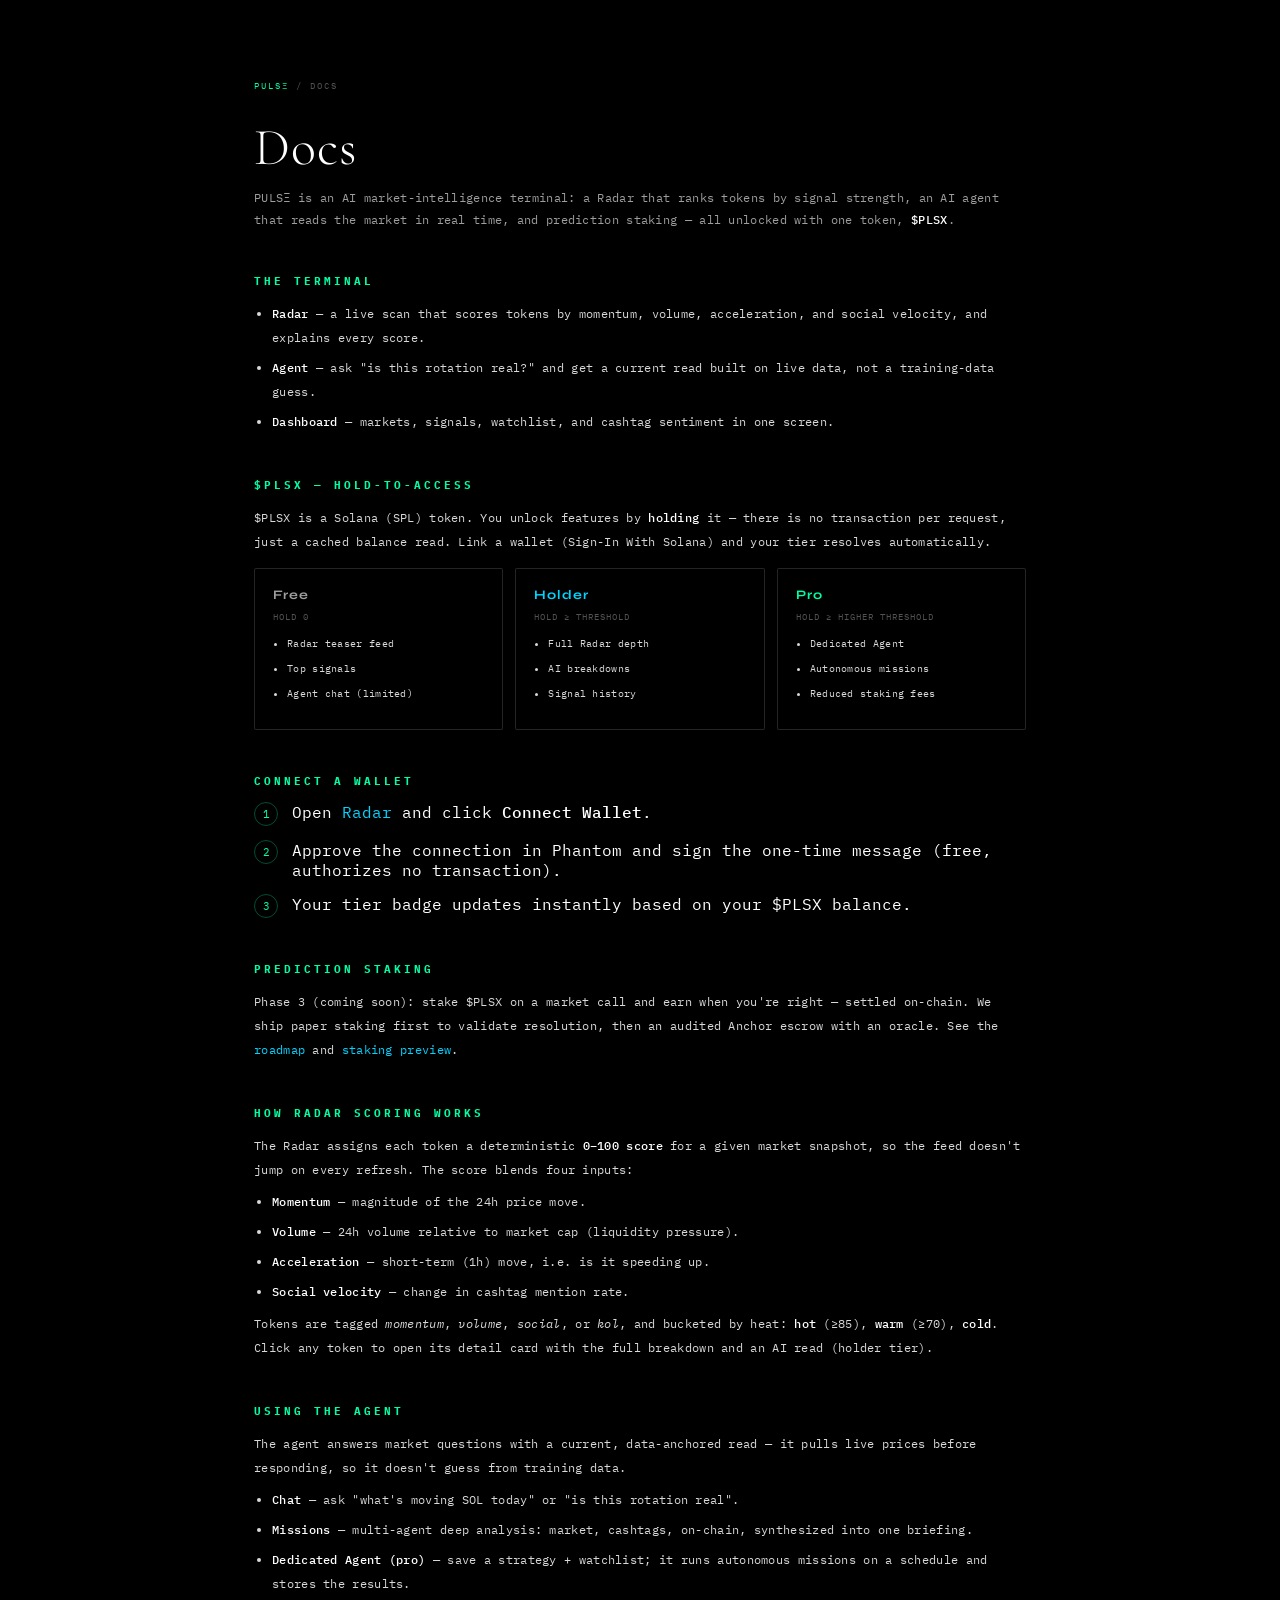
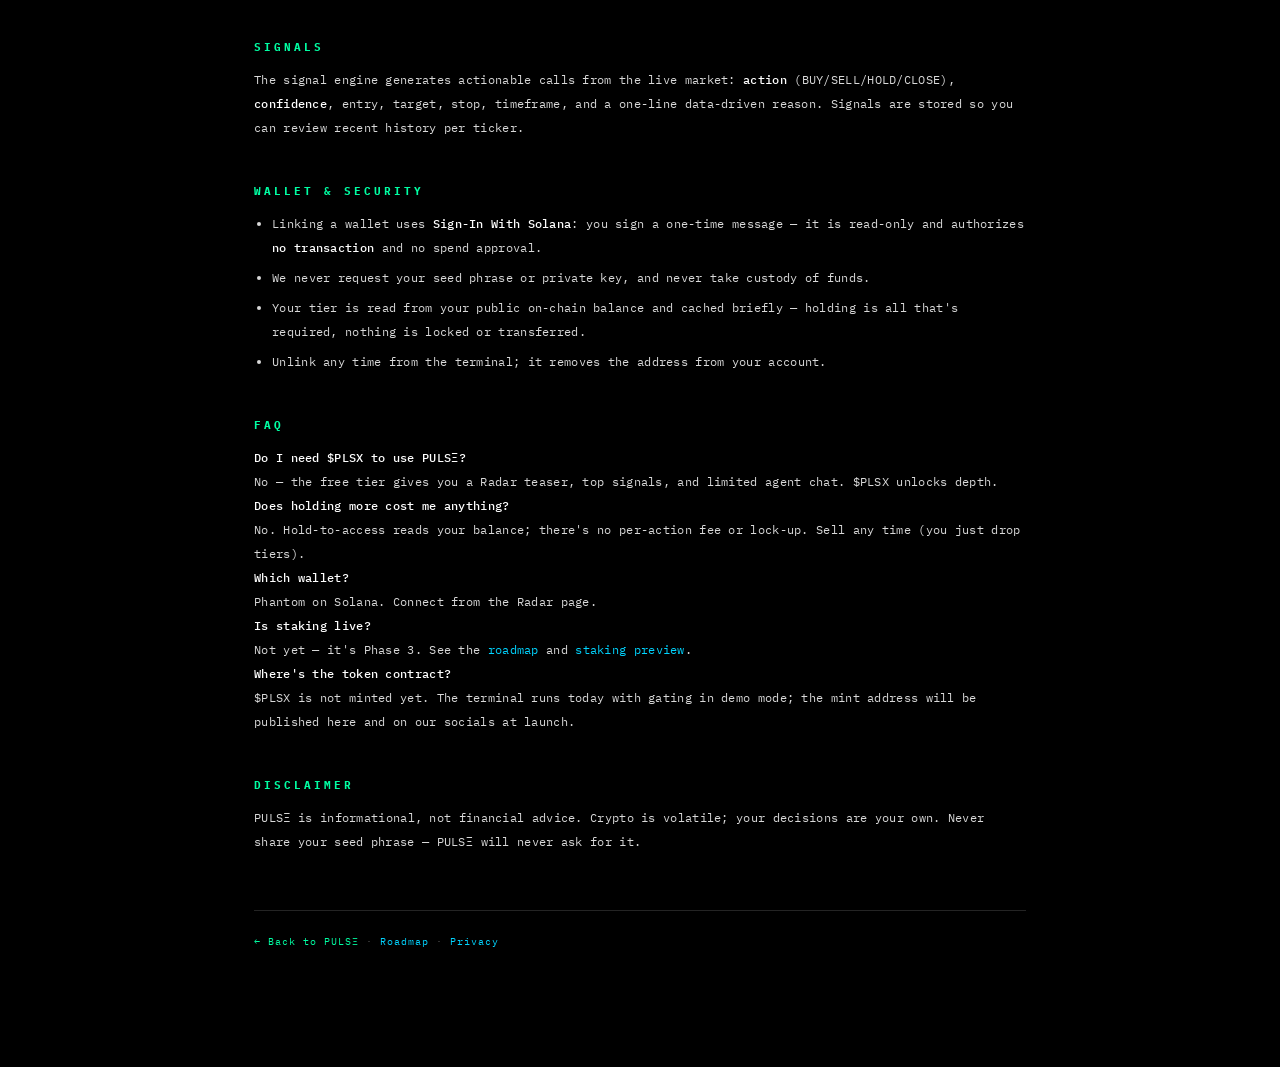
<file: frontend/docs.html>
<!DOCTYPE html>
<html lang="en">
<head>
<meta charset="UTF-8">
<meta name="viewport" content="width=device-width,initial-scale=1.0">
<title>PULSΞ — Docs</title>
<link rel="icon" type="image/png" sizes="32x32" href="/images/favicon-32x32.png">
<link rel="preconnect" href="https://fonts.googleapis.com">
<link rel="preconnect" href="https://fonts.gstatic.com" crossorigin>
<link href="https://fonts.googleapis.com/css2?family=Cormorant+Garamond:wght@300;400;500;600&family=Syne:wght@400;500;600;700;800&family=IBM+Plex+Mono:wght@300;400;500&display=swap" rel="stylesheet">
<link rel="stylesheet" href="style.css">
<style>
  html,body{height:auto!important;overflow-y:auto!important;overflow-x:hidden}
  .doc{position:relative;z-index:10;max-width:820px;margin:0 auto;padding:80px 24px 120px}
  .doc-bc{font-family:var(--fm);font-size:9px;letter-spacing:2px;text-transform:uppercase;color:var(--w20);margin-bottom:24px}
  .doc-bc a{color:var(--g);text-decoration:none}
  .doc h1{font-family:var(--fs);font-weight:300;font-size:clamp(32px,6vw,52px);color:#fff;letter-spacing:1px;margin-bottom:8px}
  .doc .lead{font-family:var(--fm);font-size:12px;color:var(--w45);line-height:1.8;margin-bottom:40px}
  .doc h2{font-family:var(--fm);font-size:11px;letter-spacing:3px;text-transform:uppercase;color:var(--g);margin:44px 0 14px}
  .doc p,.doc li{font-family:var(--fm);font-size:12px;line-height:2;color:var(--w70);letter-spacing:.3px}
  .doc ul{margin:8px 0 8px 18px}.doc li{margin-bottom:6px}
  .doc strong{color:#fff;font-weight:500}
  .tiers{display:grid;grid-template-columns:repeat(3,1fr);gap:12px;margin:14px 0}
  .tier{border:1px solid var(--w8);border-radius:2px;padding:18px;background:rgba(0,0,0,.5)}
  .tier h3{font-family:var(--fd);font-weight:700;font-size:13px;margin-bottom:8px;letter-spacing:1px}
  .tier .req{font-family:var(--fm);font-size:9px;color:var(--w20);letter-spacing:1px;text-transform:uppercase;margin-bottom:12px}
  .tier ul{margin-left:14px}.tier li{font-size:10px;line-height:1.9}
  .step{display:flex;gap:14px;margin-bottom:14px}
  .step .n{flex-shrink:0;width:24px;height:24px;border:1px solid rgba(0,255,163,.3);border-radius:50%;color:var(--g);font-family:var(--fm);font-size:11px;display:flex;align-items:center;justify-content:center}
  .doc .foot{margin-top:56px;padding-top:24px;border-top:1px solid var(--w8);font-size:10px;color:var(--w20);letter-spacing:1px}
  .doc .foot a{text-decoration:none}
  @media(max-width:640px){.tiers{grid-template-columns:1fr}}
</style>
</head>
<body>
<div id="bg" class="blur-sm"></div>
<div class="overlay"></div>
<div class="doc">
  <div class="doc-bc"><a href="/">PULSΞ</a> / Docs</div>
  <h1>Docs</h1>
  <p class="lead">PULSΞ is an AI market-intelligence terminal: a Radar that ranks tokens by signal strength, an AI agent that reads the market in real time, and prediction staking — all unlocked with one token, <strong>$PLSX</strong>.</p>

  <h2>The terminal</h2>
  <ul>
    <li><strong>Radar</strong> — a live scan that scores tokens by momentum, volume, acceleration, and social velocity, and explains every score.</li>
    <li><strong>Agent</strong> — ask "is this rotation real?" and get a current read built on live data, not a training-data guess.</li>
    <li><strong>Dashboard</strong> — markets, signals, watchlist, and cashtag sentiment in one screen.</li>
  </ul>

  <h2>$PLSX — hold-to-access</h2>
  <p>$PLSX is a Solana (SPL) token. You unlock features by <strong>holding</strong> it — there is no transaction per request, just a cached balance read. Link a wallet (Sign-In With Solana) and your tier resolves automatically.</p>
  <div class="tiers">
    <div class="tier"><h3 style="color:var(--w45)">Free</h3><div class="req">Hold 0</div><ul><li>Radar teaser feed</li><li>Top signals</li><li>Agent chat (limited)</li></ul></div>
    <div class="tier"><h3 style="color:var(--c)">Holder</h3><div class="req">Hold ≥ threshold</div><ul><li>Full Radar depth</li><li>AI breakdowns</li><li>Signal history</li></ul></div>
    <div class="tier"><h3 style="color:var(--g)">Pro</h3><div class="req">Hold ≥ higher threshold</div><ul><li>Dedicated Agent</li><li>Autonomous missions</li><li>Reduced staking fees</li></ul></div>
  </div>

  <h2>Connect a wallet</h2>
  <div class="step"><div class="n">1</div><div>Open <a href="radar" style="color:var(--c);text-decoration:none">Radar</a> and click <strong>Connect Wallet</strong>.</div></div>
  <div class="step"><div class="n">2</div><div>Approve the connection in Phantom and sign the one-time message (free, authorizes no transaction).</div></div>
  <div class="step"><div class="n">3</div><div>Your tier badge updates instantly based on your $PLSX balance.</div></div>

  <h2>Prediction staking</h2>
  <p>Phase 3 (coming soon): stake $PLSX on a market call and earn when you're right — settled on-chain. We ship paper staking first to validate resolution, then an audited Anchor escrow with an oracle. See the <a href="roadmap" style="color:var(--c);text-decoration:none">roadmap</a> and <a href="staking" style="color:var(--c);text-decoration:none">staking preview</a>.</p>

  <h2>How Radar scoring works</h2>
  <p>The Radar assigns each token a deterministic <strong>0–100 score</strong> for a given market snapshot, so the feed doesn't jump on every refresh. The score blends four inputs:</p>
  <ul>
    <li><strong>Momentum</strong> — magnitude of the 24h price move.</li>
    <li><strong>Volume</strong> — 24h volume relative to market cap (liquidity pressure).</li>
    <li><strong>Acceleration</strong> — short-term (1h) move, i.e. is it speeding up.</li>
    <li><strong>Social velocity</strong> — change in cashtag mention rate.</li>
  </ul>
  <p>Tokens are tagged <em>momentum</em>, <em>volume</em>, <em>social</em>, or <em>kol</em>, and bucketed by heat: <strong>hot</strong> (≥85), <strong>warm</strong> (≥70), <strong>cold</strong>. Click any token to open its detail card with the full breakdown and an AI read (holder tier).</p>

  <h2>Using the Agent</h2>
  <p>The agent answers market questions with a current, data-anchored read — it pulls live prices before responding, so it doesn't guess from training data.</p>
  <ul>
    <li><strong>Chat</strong> — ask "what's moving SOL today" or "is this rotation real".</li>
    <li><strong>Missions</strong> — multi-agent deep analysis: market, cashtags, on-chain, synthesized into one briefing.</li>
    <li><strong>Dedicated Agent (pro)</strong> — save a strategy + watchlist; it runs autonomous missions on a schedule and stores the results.</li>
  </ul>

  <h2>Signals</h2>
  <p>The signal engine generates actionable calls from the live market: <strong>action</strong> (BUY/SELL/HOLD/CLOSE), <strong>confidence</strong>, entry, target, stop, timeframe, and a one-line data-driven reason. Signals are stored so you can review recent history per ticker.</p>

  <h2>Wallet &amp; security</h2>
  <ul>
    <li>Linking a wallet uses <strong>Sign-In With Solana</strong>: you sign a one-time message — it is read-only and authorizes <strong>no transaction</strong> and no spend approval.</li>
    <li>We never request your seed phrase or private key, and never take custody of funds.</li>
    <li>Your tier is read from your public on-chain balance and cached briefly — holding is all that's required, nothing is locked or transferred.</li>
    <li>Unlink any time from the terminal; it removes the address from your account.</li>
  </ul>

  <h2>FAQ</h2>
  <p><strong>Do I need $PLSX to use PULSΞ?</strong><br>No — the free tier gives you a Radar teaser, top signals, and limited agent chat. $PLSX unlocks depth.</p>
  <p><strong>Does holding more cost me anything?</strong><br>No. Hold-to-access reads your balance; there's no per-action fee or lock-up. Sell any time (you just drop tiers).</p>
  <p><strong>Which wallet?</strong><br>Phantom on Solana. Connect from the Radar page.</p>
  <p><strong>Is staking live?</strong><br>Not yet — it's Phase 3. See the <a href="roadmap" style="color:var(--c);text-decoration:none">roadmap</a> and <a href="staking" style="color:var(--c);text-decoration:none">staking preview</a>.</p>
  <p><strong>Where's the token contract?</strong><br>$PLSX is not minted yet. The terminal runs today with gating in demo mode; the mint address will be published here and on our socials at launch.</p>

  <h2>Disclaimer</h2>
  <p>PULSΞ is informational, not financial advice. Crypto is volatile; your decisions are your own. Never share your seed phrase — PULSΞ will never ask for it.</p>

  <div class="foot"><a href="/" style="color:var(--g)">← Back to PULSΞ</a> · <a href="roadmap" style="color:var(--c)">Roadmap</a> · <a href="privacy" style="color:var(--c)">Privacy</a></div>
</div>
<script src="config.js"></script>
<script src="bg.js"></script>
</body>
</html>
</file>
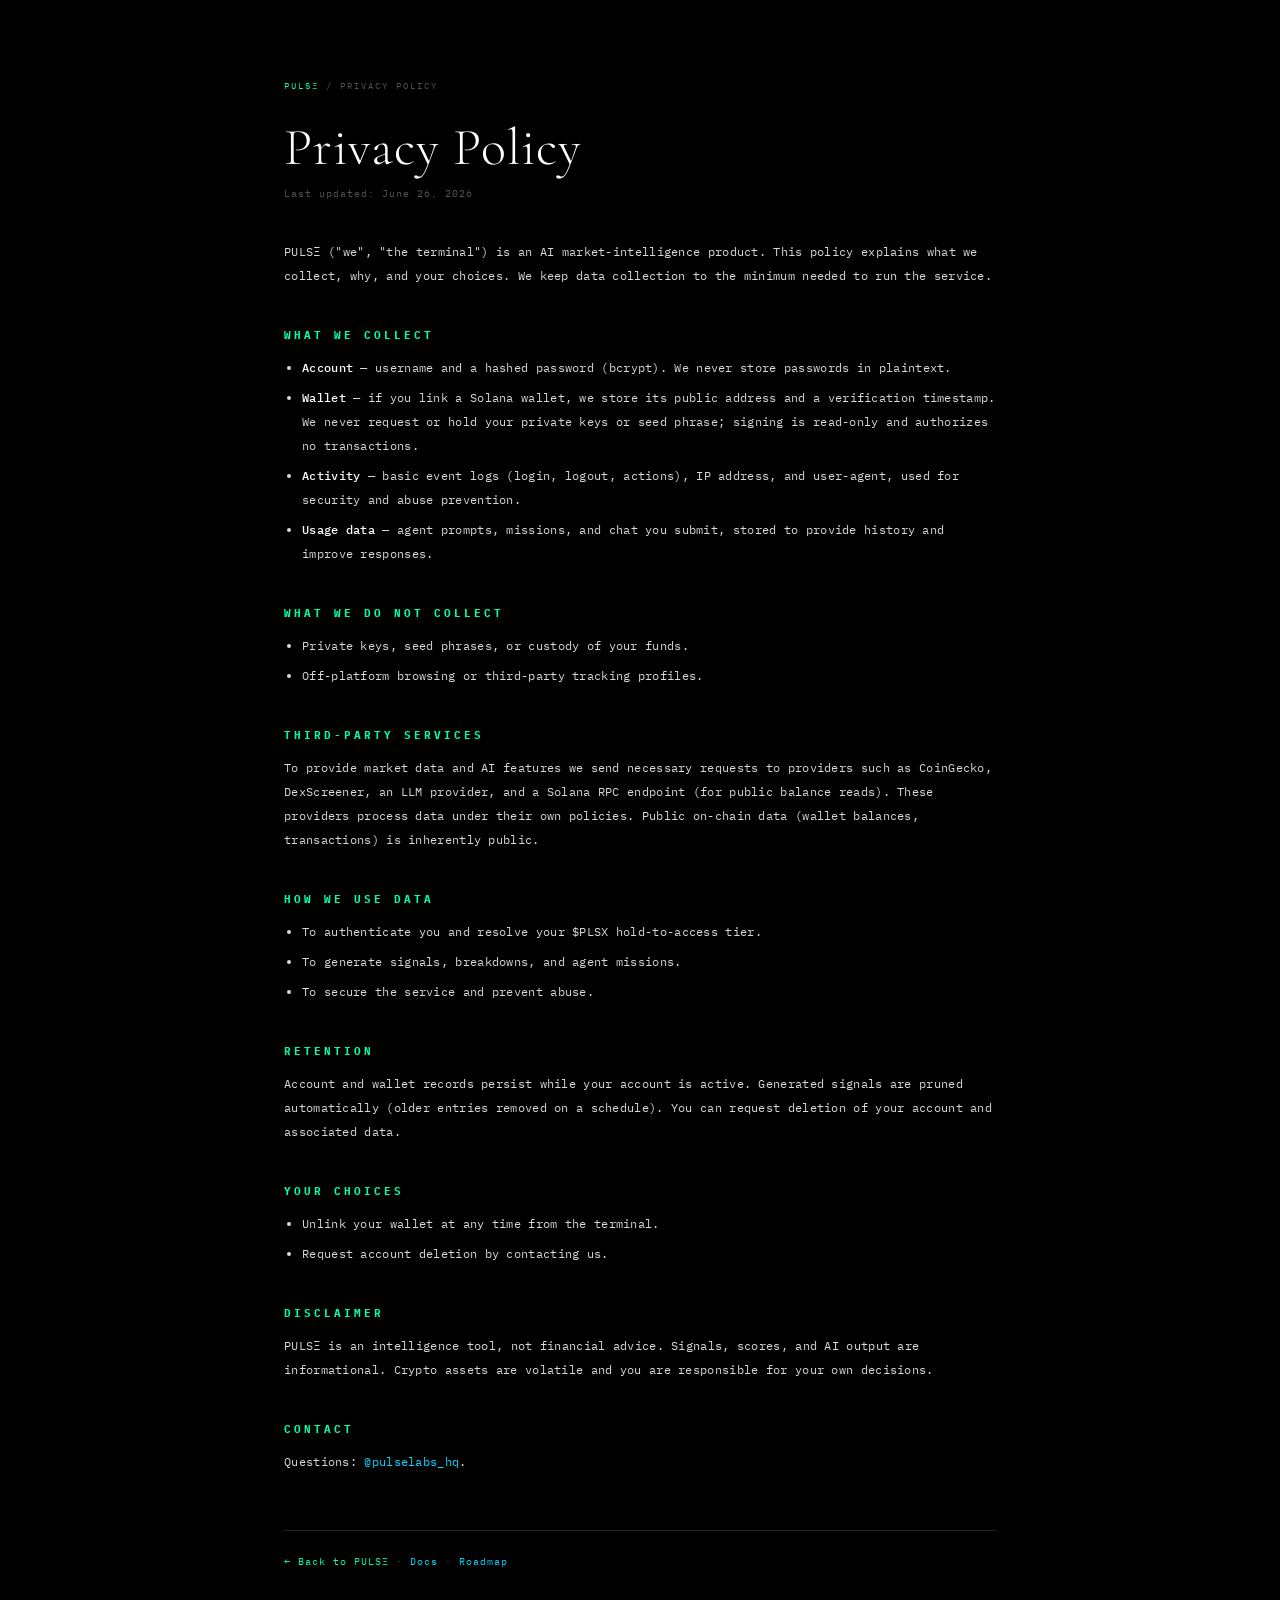
<file: frontend/privacy.html>
<!DOCTYPE html>
<html lang="en">
<head>
<meta charset="UTF-8">
<meta name="viewport" content="width=device-width,initial-scale=1.0">
<title>PULSΞ — Privacy Policy</title>
<link rel="icon" type="image/png" sizes="32x32" href="/images/favicon-32x32.png">
<link rel="preconnect" href="https://fonts.googleapis.com">
<link rel="preconnect" href="https://fonts.gstatic.com" crossorigin>
<link href="https://fonts.googleapis.com/css2?family=Cormorant+Garamond:wght@300;400;500;600&family=Syne:wght@400;500;600;700;800&family=IBM+Plex+Mono:wght@300;400;500&display=swap" rel="stylesheet">
<link rel="stylesheet" href="style.css">
<style>
  html,body{height:auto!important;overflow-y:auto!important;overflow-x:hidden}
  .doc{position:relative;z-index:10;max-width:760px;margin:0 auto;padding:80px 24px 120px}
  .doc-bc{font-family:var(--fm);font-size:9px;letter-spacing:2px;text-transform:uppercase;color:var(--w20);margin-bottom:24px}
  .doc-bc a{color:var(--g);text-decoration:none}
  .doc h1{font-family:var(--fs);font-weight:300;font-size:clamp(32px,6vw,52px);color:#fff;letter-spacing:1px;margin-bottom:8px}
  .doc .upd{font-family:var(--fm);font-size:10px;color:var(--w20);letter-spacing:1px;margin-bottom:40px}
  .doc h2{font-family:var(--fm);font-size:11px;letter-spacing:3px;text-transform:uppercase;color:var(--g);margin:40px 0 14px}
  .doc p,.doc li{font-family:var(--fm);font-size:12px;line-height:2;color:var(--w70);letter-spacing:.3px}
  .doc ul{margin:8px 0 8px 18px}.doc li{margin-bottom:6px}
  .doc strong{color:#fff;font-weight:500}
  .doc a.inl{color:var(--c);text-decoration:none}
  .doc .foot{margin-top:56px;padding-top:24px;border-top:1px solid var(--w8);font-size:10px;color:var(--w20);letter-spacing:1px}
</style>
</head>
<body>
<div id="bg" class="blur-sm"></div>
<div class="overlay"></div>
<div class="doc">
  <div class="doc-bc"><a href="/">PULSΞ</a> / Privacy Policy</div>
  <h1>Privacy Policy</h1>
  <div class="upd">Last updated: June 26, 2026</div>

  <p>PULSΞ ("we", "the terminal") is an AI market-intelligence product. This policy explains what we collect, why, and your choices. We keep data collection to the minimum needed to run the service.</p>

  <h2>What we collect</h2>
  <ul>
    <li><strong>Account</strong> — username and a hashed password (bcrypt). We never store passwords in plaintext.</li>
    <li><strong>Wallet</strong> — if you link a Solana wallet, we store its public address and a verification timestamp. We never request or hold your private keys or seed phrase; signing is read-only and authorizes no transactions.</li>
    <li><strong>Activity</strong> — basic event logs (login, logout, actions), IP address, and user-agent, used for security and abuse prevention.</li>
    <li><strong>Usage data</strong> — agent prompts, missions, and chat you submit, stored to provide history and improve responses.</li>
  </ul>

  <h2>What we do NOT collect</h2>
  <ul>
    <li>Private keys, seed phrases, or custody of your funds.</li>
    <li>Off-platform browsing or third-party tracking profiles.</li>
  </ul>

  <h2>Third-party services</h2>
  <p>To provide market data and AI features we send necessary requests to providers such as CoinGecko, DexScreener, an LLM provider, and a Solana RPC endpoint (for public balance reads). These providers process data under their own policies. Public on-chain data (wallet balances, transactions) is inherently public.</p>

  <h2>How we use data</h2>
  <ul>
    <li>To authenticate you and resolve your $PLSX hold-to-access tier.</li>
    <li>To generate signals, breakdowns, and agent missions.</li>
    <li>To secure the service and prevent abuse.</li>
  </ul>

  <h2>Retention</h2>
  <p>Account and wallet records persist while your account is active. Generated signals are pruned automatically (older entries removed on a schedule). You can request deletion of your account and associated data.</p>

  <h2>Your choices</h2>
  <ul>
    <li>Unlink your wallet at any time from the terminal.</li>
    <li>Request account deletion by contacting us.</li>
  </ul>

  <h2>Disclaimer</h2>
  <p>PULSΞ is an intelligence tool, not financial advice. Signals, scores, and AI output are informational. Crypto assets are volatile and you are responsible for your own decisions.</p>

  <h2>Contact</h2>
  <p>Questions: <a class="inl" href="https://x.com/pulselabs_hq" target="_blank" rel="noopener">@pulselabs_hq</a>.</p>

  <div class="foot"><a href="/" style="color:var(--g);text-decoration:none">← Back to PULSΞ</a> · <a href="docs" style="color:var(--c);text-decoration:none">Docs</a> · <a href="roadmap" style="color:var(--c);text-decoration:none">Roadmap</a></div>
</div>
<script src="config.js"></script>
<script src="bg.js"></script>
</body>
</html>
</file>
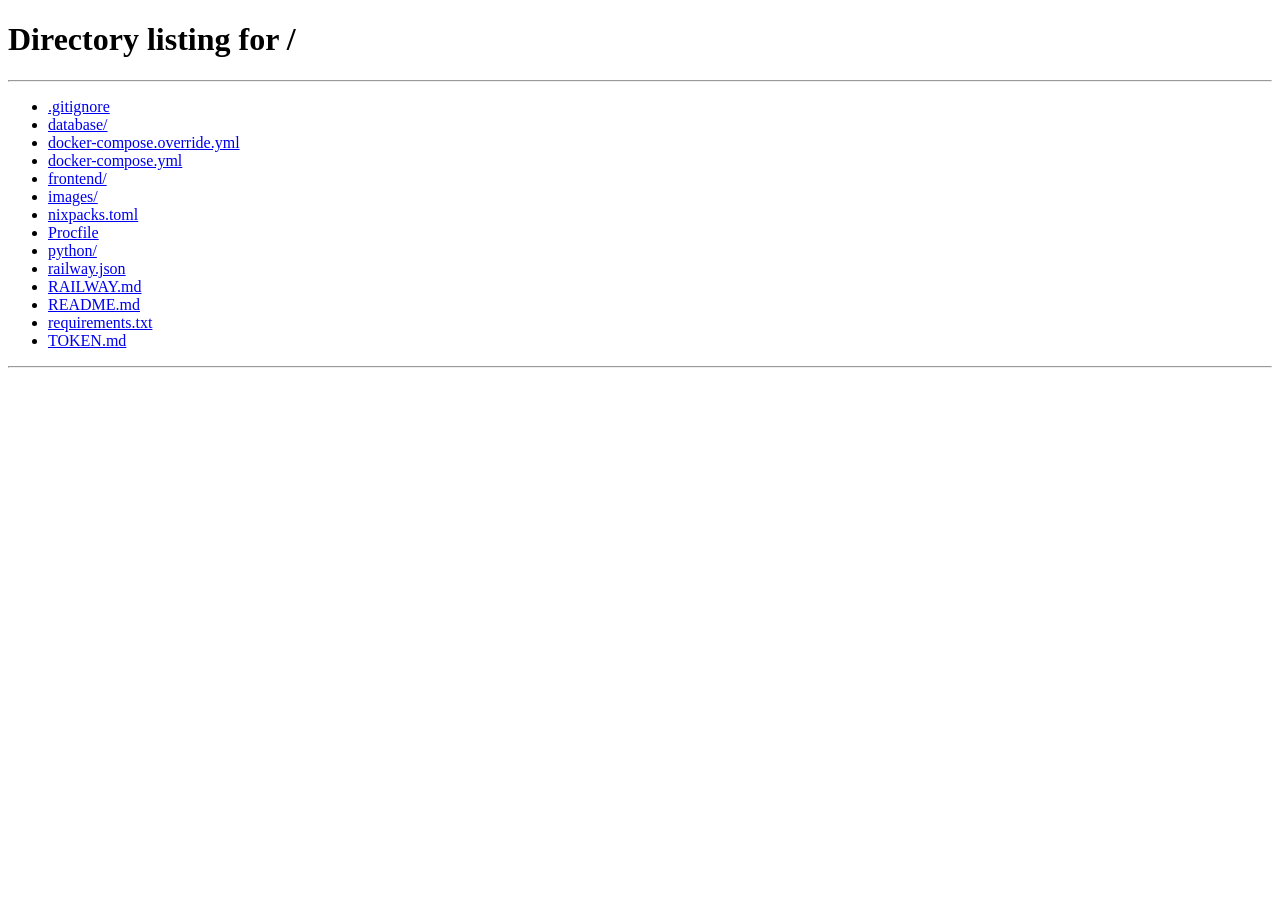
<file: frontend/radar.html>
<!DOCTYPE html>
<html lang="en">
<head>
  <meta charset="UTF-8">
  <meta name="viewport" content="width=device-width, initial-scale=1.0">
  <title>PULSΞ — Radar</title>
  <link rel="preconnect" href="https://fonts.googleapis.com">
  <link rel="preconnect" href="https://fonts.gstatic.com" crossorigin>
  <link href="https://fonts.googleapis.com/css2?family=Cormorant+Garamond:wght@300;400;500;600&family=Syne:wght@400;500;600;700;800&family=IBM+Plex+Mono:wght@300;400;500&display=swap" rel="stylesheet">
  <link rel="stylesheet" href="style.css">
  <style>
    .app-radar{position:relative;z-index:10;width:100%;height:100dvh;height:-webkit-fill-available;display:grid;grid-template-columns:1fr 420px;grid-template-rows:56px 1fr;grid-template-areas:"tb tb" "rd pn";overflow:hidden}

    /* ── Radar Zone ── */
    .rd{grid-area:rd;position:relative;display:flex;align-items:center;justify-content:center;overflow:hidden;background:radial-gradient(circle at 50% 50%,rgba(0,255,163,.03) 0%,transparent 50%)}
    .radar-canvas{position:absolute;top:0;left:0;width:100%;height:100%}
    .radar-overlay{position:absolute;top:0;left:0;width:100%;height:100%;pointer-events:none;background:radial-gradient(circle at 50% 50%,transparent 35%,rgba(0,0,0,.2) 65%,rgba(0,0,0,.55) 100%)}
    .radar-center{position:absolute;top:50%;left:50%;transform:translate(-50%,-50%);text-align:center;pointer-events:none;z-index:5}
    .radar-center-ring{width:90px;height:90px;border:2px solid rgba(0,255,163,.35);border-radius:50%;display:flex;align-items:center;justify-content:center;margin:0 auto 10px;position:relative;box-shadow:0 0 30px rgba(0,255,163,.1),inset 0 0 30px rgba(0,255,163,.05)}
    .radar-center-ring::before{content:'';position:absolute;width:130%;height:130%;border-radius:50%;border:1.5px solid rgba(0,255,163,.2);animation:rcPulse 2.5s ease infinite}
    .radar-center-ring::after{content:'';position:absolute;width:170%;height:170%;border-radius:50%;border:1px solid rgba(0,255,163,.1);animation:rcPulse 2.5s ease .4s infinite}
    .radar-center-dot{width:16px;height:16px;border-radius:50%;background:var(--g);box-shadow:0 0 30px var(--g),0 0 80px rgba(0,255,163,.5),0 0 120px rgba(0,255,163,.2);animation:centerBreathe 2s ease-in-out infinite}
    @keyframes centerBreathe{0%,100%{box-shadow:0 0 30px var(--g),0 0 80px rgba(0,255,163,.5),0 0 120px rgba(0,255,163,.2)}50%{box-shadow:0 0 40px var(--g),0 0 100px rgba(0,255,163,.6),0 0 160px rgba(0,255,163,.3)}}
    .radar-label{font-family:var(--fm);font-size:9px;letter-spacing:4px;color:rgba(0,255,163,.7);text-transform:uppercase;text-shadow:0 0 10px rgba(0,255,163,.3)}
    .radar-stats{position:absolute;bottom:20px;left:20px;z-index:5;display:flex;gap:24px}
    .rstat{font-family:var(--fm)}.rstat-l{font-size:7px;letter-spacing:2px;color:var(--w45);text-transform:uppercase;margin-bottom:4px}.rstat-v{font-size:18px;color:#fff;font-weight:500;text-shadow:0 0 8px rgba(255,255,255,.1)}.rstat-c{font-size:9px;margin-top:2px}
    .scan-line{position:absolute;bottom:20px;right:20px;z-index:5;display:flex;align-items:center;gap:8px}
    .scan-dot{width:8px;height:8px;border-radius:50%;background:var(--g);animation:bk 1.2s ease infinite;box-shadow:0 0 12px var(--g)}
    .scan-txt{font-family:var(--fm);font-size:9px;letter-spacing:3px;color:var(--g);text-transform:uppercase;text-shadow:0 0 8px rgba(0,255,163,.3)}

    /* ── Signal tooltip on hover ── */
    .sig-tip{position:absolute;z-index:20;pointer-events:none;padding:12px 16px;background:rgba(8,8,14,.95);border:1px solid var(--w12);border-radius:2px;backdrop-filter:blur(20px);min-width:200px;display:none;transition:opacity .2s}
    .sig-tip.show{display:block;animation:fI .2s ease}
    .sig-tip-sym{font-size:14px;font-weight:600;color:var(--g);letter-spacing:2px;margin-bottom:4px}
    .sig-tip-name{font-size:9px;color:var(--w20);letter-spacing:1px;margin-bottom:8px}
    .sig-tip-row{display:flex;justify-content:space-between;font-size:10px;margin-bottom:3px}.sig-tip-k{color:var(--w20)}.sig-tip-v{color:var(--w70)}
    .sig-tip-score{margin-top:8px;padding-top:8px;border-top:1px solid var(--w8);display:flex;align-items:center;justify-content:space-between}
    .sig-tip-score-l{font-size:8px;letter-spacing:2px;color:var(--w20);text-transform:uppercase}
    .sig-tip-score-v{font-size:16px;font-weight:600}

    /* ── Panel ── */
    .pn{grid-area:pn;border-left:1px solid var(--w8);backdrop-filter:blur(30px);background:rgba(0,0,0,.4);display:flex;flex-direction:column;overflow:hidden}
    .pn-tabs{display:flex;border-bottom:1px solid var(--w8)}.pn-tab{flex:1;padding:14px;font-family:var(--fm);font-size:8px;letter-spacing:2px;color:var(--w20);text-transform:uppercase;text-align:center;cursor:pointer;transition:all .2s;border:none;background:none;border-bottom:2px solid transparent}.pn-tab:hover{color:var(--w45)}.pn-tab.ac{color:var(--c);border-bottom-color:var(--c)}
    .pn-body{flex:1;overflow-y:auto;padding:0}
    .pn-section{display:none}.pn-section.ac{display:block}

    /* ── Feed cards ── */
    .feed{padding:12px}
    .fc{padding:14px 16px;border:1px solid var(--w8);border-radius:2px;background:rgba(0,0,0,.2);margin-bottom:8px;cursor:pointer;transition:all .3s;position:relative;overflow:hidden}
    .fc:hover{border-color:var(--w20);background:rgba(0,0,0,.35)}
    .fc::before{content:'';position:absolute;top:0;left:0;width:3px;height:100%;border-radius:0 2px 2px 0}
    .fc.hot::before{background:var(--g);box-shadow:0 0 12px rgba(0,255,163,.5)}
    .fc.warm::before{background:var(--a);box-shadow:0 0 12px rgba(255,187,0,.5)}
    .fc.cold::before{background:var(--c);box-shadow:0 0 12px rgba(0,212,255,.5)}
    .fc-top{display:flex;align-items:center;justify-content:space-between;margin-bottom:8px}
    .fc-sym{font-size:14px;font-weight:600;letter-spacing:2px;display:flex;align-items:center;gap:8px}
    .fc-sym .fc-name{font-size:9px;font-weight:400;color:var(--w20);letter-spacing:1px}
    .fc-score{font-size:18px;font-weight:700;letter-spacing:1px}
    .fc-tags{display:flex;gap:6px;flex-wrap:wrap;margin-bottom:8px}
    .fc-tag{padding:2px 8px;border-radius:2px;font-size:7px;letter-spacing:1.5px;text-transform:uppercase;border:1px solid}
    .fc-tag.momentum{color:var(--c);border-color:rgba(0,212,255,.2);background:rgba(0,212,255,.05)}
    .fc-tag.social{color:var(--a);border-color:rgba(255,187,0,.2);background:rgba(255,187,0,.05)}
    .fc-tag.volume{color:var(--g);border-color:rgba(0,255,163,.2);background:rgba(0,255,163,.05)}
    .fc-tag.kol{color:var(--b);border-color:rgba(100,120,255,.2);background:rgba(100,120,255,.05)}
    .fc-tag.dev{color:#fff;border-color:var(--w12);background:var(--w4)}
    .fc-desc{font-size:10px;color:var(--w45);line-height:1.6;margin-bottom:8px}
    .fc-meta{display:flex;align-items:center;justify-content:space-between;font-size:8px;color:var(--w20);letter-spacing:1px;text-transform:uppercase}
    .fc-price{color:var(--w70)}
    .fc-bar{height:3px;background:var(--w6);border-radius:2px;margin-top:8px;overflow:hidden}.fc-bar-fill{height:100%;border-radius:2px;transition:width 1s ease}

    /* ── Filters ── */
    .filters{padding:12px 16px;border-bottom:1px solid var(--w8);display:flex;gap:6px;flex-wrap:wrap}
    .fbtn{padding:4px 10px;border:1px solid var(--w8);border-radius:2px;background:none;color:var(--w20);font-family:var(--fm);font-size:8px;letter-spacing:1.5px;text-transform:uppercase;cursor:pointer;transition:all .2s}.fbtn:hover{color:var(--w45);border-color:var(--w12)}.fbtn.ac{color:var(--g);border-color:rgba(0,255,163,.3);background:rgba(0,255,163,.05)}

    /* ── History ── */
    .hist-item{padding:12px 16px;border-bottom:1px solid var(--w4);transition:background .2s}.hist-item:hover{background:var(--w4)}
    .hist-top{display:flex;align-items:center;justify-content:space-between;margin-bottom:4px}
    .hist-sym{font-size:12px;font-weight:500;color:var(--g);letter-spacing:1px}
    .hist-score{font-size:11px;font-weight:500}
    .hist-desc{font-size:9px;color:var(--w20);line-height:1.5}
    .hist-result{display:inline-block;padding:2px 6px;border-radius:2px;font-size:8px;letter-spacing:1px;margin-top:4px}
    .hist-result.win{color:var(--g);background:rgba(0,255,163,.08);border:1px solid rgba(0,255,163,.15)}
    .hist-result.miss{color:var(--r);background:rgba(255,68,102,.08);border:1px solid rgba(255,68,102,.15)}

    @keyframes rcPulse{0%{transform:scale(1);opacity:.7}50%{transform:scale(1.4);opacity:0}100%{transform:scale(1);opacity:0}}

    /* ── Mobile ── */
    @media(max-width:1100px){.app-radar{grid-template-columns:1fr 340px!important}}
    @media(max-width:768px){
      .app-radar{grid-template-columns:1fr!important;grid-template-rows:50px 50vh 1fr!important;grid-template-areas:"tb" "rd" "pn"!important;height:auto!important;min-height:100dvh!important;overflow-y:auto!important}
      .tb{padding:0 12px}
      .tb-cr{display:none!important}
      .tb-t{display:none!important}
      .tb-r{display:flex;gap:8px;align-items:center;flex-wrap:wrap}
      .btn-n{font-size:8px;padding:0 10px;height:30px;letter-spacing:1px}
      .pb{padding:4px 8px;gap:0;min-width:auto}
      .pb span{display:none}
      .pn{border-left:none!important;border-top:1px solid var(--w8)!important;min-height:50vh}
      .radar-stats{bottom:10px;left:10px;gap:16px}.rstat-v{font-size:14px}
      .scan-line{bottom:10px;right:10px}
      .fc{padding:12px 14px}
    }
  </style>
</head>
<body>
<!-- bg removed on radar — the green sonar visual is the radar's own background -->
<div class="overlay"></div>
<div class="app-radar">
  <!-- Topbar -->
  <header class="tb" style="grid-area:tb">
    <div class="tb-l"><a class="tb-logo" href="dashboard">PULSΞ</a><div class="tb-cr">Dashboard / <span>Radar</span></div></div>
    <div class="tb-r">
      <div class="tb-t" id="clock"></div>
      <div class="tb-t" id="userDisplay" style="margin-right:8px"></div>
      <span id="tierBadge" title="Your $PLSX access tier" style="display:none;font-size:8px;letter-spacing:2px;text-transform:uppercase;padding:4px 9px;border-radius:2px"></span>
      <button class="btn btn-n" id="walletBtn" onclick="connectWallet()" style="border-color:rgba(0,212,255,.3);color:var(--c)">Connect Wallet</button>
      <a class="btn btn-n" href="predictions">Staking</a>
      <a class="btn btn-n" href="dashboard">Dashboard</a>
      <a class="btn btn-n" href="https://x.com/pulselabs_hq" target="_blank" rel="noopener">Twitter</a>
      <button class="btn btn-n" onclick="doLogout()" style="border-color:rgba(255,68,102,.3);color:var(--r)">
        <svg viewBox="0 0 24 24" style="width:14px;height:14px;fill:currentColor">
          <path d="M17 7l-1.41 1.41L18.17 11H8v2h10.17l-2.58 2.58L17 17l5-5zM4 5h8V3H4c-1.1 0-2 .9-2 2v14c0 1.1.9 2 2 2h8v-2H4V5z"/>
        </svg>
        Logout
      </button>
    </div>
  </header>

  <!-- Radar Zone -->
  <div class="rd" id="radarZone">
    <canvas class="radar-canvas" id="radarCanvas"></canvas>
    <div class="radar-overlay"></div>
    <div class="radar-center">
      <div class="radar-center-ring"><div class="radar-center-dot"></div></div>
      <div class="radar-label">Scanning</div>
    </div>
    <div class="radar-stats">
      <div class="rstat"><div class="rstat-l">Signals Active</div><div class="rstat-v" id="rSigCount">0</div></div>
      <div class="rstat"><div class="rstat-l">Hot Alerts</div><div class="rstat-v" id="rHotCount" style="color:var(--g)">0</div></div>
      <div class="rstat"><div class="rstat-l">Avg Score</div><div class="rstat-v" id="rAvgScore">—</div></div>
    </div>
    <div class="scan-line"><div class="scan-dot"></div><div class="scan-txt">Live Scan</div></div>
    <div class="sig-tip" id="sigTip"></div>
  </div>

  <!-- Panel -->
  <aside class="pn">
    <div class="pn-tabs">
      <button class="pn-tab ac" onclick="switchTab('live',this)">Live Feed</button>
      <button class="pn-tab" onclick="switchTab('history',this)">History</button>
    </div>
    <div class="pn-body">
      <div class="pn-section ac" id="sec-live">
        <div class="filters">
          <button class="fbtn ac" onclick="setFilter('all',this)">All</button>
          <button class="fbtn" onclick="setFilter('hot',this)">Hot</button>
          <button class="fbtn" onclick="setFilter('momentum',this)">Momentum</button>
          <button class="fbtn" onclick="setFilter('social',this)">Social</button>
          <button class="fbtn" onclick="setFilter('volume',this)">Volume</button>
        </div>
        <div class="feed" id="feedList"></div>
      </div>
      <div class="pn-section" id="sec-history">
        <div id="histList"></div>
      </div>
    </div>
  </aside>
</div>

<!-- Token detail modal -->
<style>
  #coinModal{position:fixed;inset:0;z-index:200;display:none;align-items:center;justify-content:center;background:rgba(0,0,0,.7);backdrop-filter:blur(4px);-webkit-backdrop-filter:blur(4px)}
  #coinModal .cm-card{width:min(440px,92vw);max-height:86vh;overflow-y:auto;border:1px solid var(--w12);border-radius:3px;background:rgba(8,8,12,.97);box-shadow:0 24px 64px rgba(0,0,0,.6);animation:fI .25s ease}
  #coinModal .cm-head{display:flex;align-items:center;justify-content:space-between;padding:18px 20px;border-bottom:1px solid var(--w8)}
  #coinModal .cm-x{background:none;border:1px solid var(--w8);color:var(--w45);width:28px;height:28px;border-radius:2px;cursor:pointer;font-size:13px;transition:all .2s}#coinModal .cm-x:hover{color:#fff;border-color:var(--w20)}
  #coinModal .cm-row{display:flex;align-items:center;justify-content:space-between;padding:10px 0;border-bottom:1px solid var(--w4);font-size:11px}
  #coinModal .cm-row span:first-child{color:var(--w20);letter-spacing:1px;text-transform:uppercase;font-size:9px}
  #coinModal .cm-row span:last-child{color:var(--w70)}
</style>
<div id="coinModal" onclick="if(event.target===this)closeCoin()">
  <div class="cm-card">
    <div class="cm-head">
      <div id="cmSym" style="font-family:var(--fd);font-weight:700;font-size:16px;letter-spacing:2px;color:#fff"></div>
      <div style="display:flex;align-items:center;gap:12px">
        <div id="cmScore" style="font-size:20px;font-weight:600"></div>
        <button class="cm-x" onclick="closeCoin()">✕</button>
      </div>
    </div>
    <div style="padding:18px 20px">
      <div id="cmRows"></div>
      <div style="font-size:8px;letter-spacing:3px;color:var(--w20);text-transform:uppercase;margin:18px 0 10px">AI Breakdown</div>
      <div id="cmAi" style="font-size:11px;color:var(--w70);line-height:1.8;min-height:40px"></div>
    </div>
  </div>
</div>

<script src="config.js?v=20260222_1"></script>
<script src="api.js?v=20260222_1"></script>
<script src="utils.js?v=20260222_1"></script>
<!-- bg scripts removed on radar -->
<script>
/* bg initialized inline above */
if (!requireAuth()) throw 'no auth';
initProfile(); closeProfileOnClickOut(); startClock(document.getElementById('clock'));

// Display username
(() => {
  const userEl = document.getElementById('userDisplay');
  if (!userEl) return;
  const username = (API.getUser()?.username) || '';
  if (!username) return;
  userEl.textContent = username;
  userEl.style.color = 'var(--g)';
})();

// ── Wallet / $PLSX tier ─────────────────────────────────────────
const TIER_COLOR = { free: 'var(--w45)', holder: 'var(--c)', pro: 'var(--g)' };
function renderTier(status) {
  const badge = document.getElementById('tierBadge');
  const btn = document.getElementById('walletBtn');
  if (!status) return;
  const tier = status.tier || 'free';
  badge.style.display = 'inline-block';
  badge.textContent = tier;
  badge.style.color = TIER_COLOR[tier] || 'var(--w45)';
  badge.style.border = `1px solid ${TIER_COLOR[tier] || 'var(--w8)'}`;
  if (status.linked && status.address) {
    btn.textContent = status.address.slice(0, 4) + '…' + status.address.slice(-4);
    btn.style.color = 'var(--g)';
    btn.style.borderColor = 'rgba(0,255,163,.3)';
  }
}
async function refreshTier() { renderTier(await API.walletStatus()); }
async function connectWallet() {
  const btn = document.getElementById('walletBtn');
  const prev = btn.textContent;
  btn.textContent = 'Connecting…';
  try {
    const res = await API.connectWallet();
    renderTier(res);
    if (typeof load === 'function') load();
    else if (typeof refresh === 'function') refresh();
  } catch (e) {
    btn.textContent = prev;
    alert((e && e.message) || 'Wallet connection failed');
  }
}
refreshTier();

// ═══════════════════════════════════════
// RADAR ENGINE
// ═══════════════════════════════════════

const canvas = document.getElementById('radarCanvas');
const ctx = canvas.getContext('2d');
let W, H, cx, cy;
let signals = [];
let currentFilter = 'all';
let animFrame;

function resize() {
  const r = canvas.parentElement.getBoundingClientRect();
  canvas.width = r.width * devicePixelRatio;
  canvas.height = r.height * devicePixelRatio;
  canvas.style.width = r.width + 'px';
  canvas.style.height = r.height + 'px';
  ctx.setTransform(devicePixelRatio, 0, 0, devicePixelRatio, 0, 0);
  W = r.width; H = r.height; cx = W / 2; cy = H / 2;
}
resize();
window.addEventListener('resize', resize);

// ── Signal Generator ──
const SIGNAL_TYPES = ['momentum', 'social', 'volume', 'kol', 'dev'];
const SIGNAL_DESCS = {
  momentum: [
    'Strong upward momentum — +{p}% in {t}h with volume confirmation',
    'Breakout above {t}-day resistance with {p}% follow-through',
    'Accelerating uptrend — 1h change outpacing 24h average',
    'Higher highs / higher lows pattern on {t}h timeframe'
  ],
  social: [
    'Mention velocity +{p}% in last {t}h — organic growth pattern',
    '$CASHTAG trending in {n} crypto communities',
    'Sentiment shifted from neutral to bullish — {p}% positive',
    'Viral thread from {n} KOLs — combined reach {v}M'
  ],
  volume: [
    'DEX volume spike +{p}% vs 24h avg — unusual activity',
    'Buy/sell ratio shifted to {p}% buy dominant',
    'Spot volume outpacing perpetuals — organic demand',
    'Volume breakout above {t}-day resistance with {p}% increase'
  ],
  kol: [
    'Top-{n} KOL posted analysis — historically {p}% accurate',
    '{n} verified accounts mentioned in last {t}h',
    'Influencer with {v}M followers posted bullish take',
    'KOL consensus forming — {n}/{t} bullish'
  ],
  dev: [
    'GitHub commits +{p}% this week — active development',
    '{n} new contributors joined repo in {t} days',
    'Major protocol upgrade announced — TVL expected to increase',
    'Audit completed by top firm — security score {p}/100'
  ]
};

const COLOR_MAP = {
  momentum: { r: 0, g: 220, b: 255 },
  social: { r: 255, g: 200, b: 0 },
  volume: { r: 0, g: 255, b: 170 },
  kol: { r: 120, g: 140, b: 255 },
  dev: { r: 255, g: 255, b: 255 }
};

let md = [];

async function loadMarket() {
  md = await API.market() || MOCK_MARKET;
  generateSignals();
}

async function loadRadarSignals() {
  const d = await API.radarSignals(90);
  if (d && Array.isArray(d.signals) && d.signals.length) {
    applyBackendSignals(d.signals);
    return true;
  }
  return false;
}

function applyBackendSignals(items) {
  signals = [];
  const maxR = Math.min(W, H) * 0.42;
  const pool = items.slice(0, 120);
  pool.forEach((it, idx) => {
    const score = Math.max(50, Math.min(100, Number(it.score) || 50));
    const heat = score >= 85 ? 'hot' : score >= 70 ? 'warm' : 'cold';
    const types = Array.isArray(it.types) && it.types.length ? it.types : [it.type || 'volume'];
    const type = it.type || types[0] || 'volume';

    // Position on radar — higher score = closer to center
    const dist = maxR * (1 - (score - 50) / 60);
    const angle = (idx * 0.61803398875 + Math.random() * 0.2) * Math.PI * 2;
    const targetX = cx + Math.cos(angle) * dist;
    const targetY = cy + Math.sin(angle) * dist;

    // Start from edge
    const startAngle = Math.random() * Math.PI * 2;
    const startDist = maxR * 1.2;

    const sv = (it.meta && typeof it.meta.social_velocity === 'number') ? it.meta.social_velocity : 0;
    const desc = sv > 0 ? `mention velocity +${Math.round(sv)}%` : `${type.toUpperCase()} trigger`;

    signals.push({
      id: idx + 1,
      coin: { id: it.coin_id, symbol: it.symbol, name: it.name },
      symbol: String(it.symbol || '').toUpperCase(),
      name: it.name,
      type,
      types,
      score,
      heat,
      desc,
      price: it.price,
      change: it.change,
      // Animation state
      x: cx + Math.cos(startAngle) * startDist,
      y: cy + Math.sin(startAngle) * startDist,
      tx: targetX,
      ty: targetY,
      progress: 0,
      speed: 0.003 + Math.random() * 0.005,
      size: 4 + (score - 55) / 8,
      pulse: Math.random() * Math.PI * 2,
      trail: [],
      arrived: false,
      time: 'live'
    });
  });

  signals.sort((a, b) => b.score - a.score);
  updateStats();
  renderFeed();
  renderHistory();
}

function generateSignals() {
  signals = [];
  const pool = [...md].sort(() => Math.random() - 0.5);

  pool.forEach((coin, i) => {
    const numSigs = Math.floor(Math.random() * 3) + 1;
    for (let j = 0; j < numSigs; j++) {
      const type = SIGNAL_TYPES[Math.floor(Math.random() * SIGNAL_TYPES.length)];
      const score = Math.floor(Math.random() * 45) + 55; // 55-100
      const heat = score >= 85 ? 'hot' : score >= 70 ? 'warm' : 'cold';

      // Position on radar — higher score = closer to center
      const maxR = Math.min(W, H) * 0.42;
      const dist = maxR * (1 - (score - 50) / 60); // score 100 = near center
      const angle = Math.random() * Math.PI * 2;
      const targetX = cx + Math.cos(angle) * dist;
      const targetY = cy + Math.sin(angle) * dist;

      // Start from edge
      const startAngle = Math.random() * Math.PI * 2;
      const startDist = maxR * 1.2;

      const descs = SIGNAL_DESCS[type];
      const desc = descs[Math.floor(Math.random() * descs.length)]
        .replace('{n}', Math.floor(Math.random() * 8 + 2))
        .replace('{v}', (Math.random() * 50 + 1).toFixed(1))
        .replace('{p}', Math.floor(Math.random() * 400 + 50))
        .replace('{t}', Math.floor(Math.random() * 24 + 1));

      signals.push({
        id: i * 10 + j,
        coin,
        symbol: coin.symbol.toUpperCase(),
        name: coin.name,
        type,
        types: [type, ...(Math.random() > 0.5 ? [SIGNAL_TYPES[Math.floor(Math.random() * SIGNAL_TYPES.length)]] : [])],
        score,
        heat,
        desc,
        price: coin.current_price,
        change: coin.price_change_percentage_24h_in_currency,
        // Animation state
        x: cx + Math.cos(startAngle) * startDist,
        y: cy + Math.sin(startAngle) * startDist,
        tx: targetX,
        ty: targetY,
        progress: 0,
        speed: 0.003 + Math.random() * 0.005,
        size: 4 + (score - 55) / 8,
        pulse: Math.random() * Math.PI * 2,
        trail: [],
        arrived: false,
        time: Math.floor(Math.random() * 180) + 1 + 'm ago'
      });
    }
  });

  signals.sort((a, b) => b.score - a.score);
  updateStats();
  renderFeed();
  renderHistory();
}

// ── Radar Rendering ──
let sweepAngle = 0;

function drawRadar() {
  ctx.clearRect(0, 0, W, H);

  const maxR = Math.min(W, H) * 0.42;
  const t = performance.now() / 1000;

  // Ambient center glow
  const ambG = ctx.createRadialGradient(cx, cy, 0, cx, cy, maxR * 0.6);
  ambG.addColorStop(0, 'rgba(0, 255, 163, 0.04)');
  ambG.addColorStop(0.5, 'rgba(0, 255, 163, 0.015)');
  ambG.addColorStop(1, 'transparent');
  ctx.fillStyle = ambG;
  ctx.fillRect(0, 0, W, H);

  // Background grid rings — BRIGHTER
  for (let i = 1; i <= 5; i++) {
    const r = maxR * (i / 5);
    ctx.beginPath();
    ctx.arc(cx, cy, r, 0, Math.PI * 2);
    const pulse = 0.06 + Math.sin(t * 0.3 + i) * 0.02;
    ctx.strokeStyle = `rgba(0, 255, 163, ${pulse + i * 0.02})`;
    ctx.lineWidth = i === 5 ? 1.5 : 0.8;
    ctx.stroke();
  }

  // Ring labels
  ctx.font = '400 7px "IBM Plex Mono"';
  ctx.fillStyle = 'rgba(0, 255, 163, 0.2)';
  ctx.textAlign = 'left';
  ['100','80','60','40'].forEach((label, i) => {
    ctx.fillText(label, cx + maxR * ((i+1) / 5) + 4, cy - 4);
  });

  // Cross lines — BRIGHTER
  ctx.strokeStyle = 'rgba(0, 255, 163, 0.08)';
  ctx.lineWidth = 0.6;
  ctx.beginPath(); ctx.moveTo(cx - maxR, cy); ctx.lineTo(cx + maxR, cy); ctx.stroke();
  ctx.beginPath(); ctx.moveTo(cx, cy - maxR); ctx.lineTo(cx, cy + maxR); ctx.stroke();
  const d = maxR * 0.707;
  ctx.strokeStyle = 'rgba(0, 255, 163, 0.05)';
  ctx.beginPath(); ctx.moveTo(cx - d, cy - d); ctx.lineTo(cx + d, cy + d); ctx.stroke();
  ctx.beginPath(); ctx.moveTo(cx + d, cy - d); ctx.lineTo(cx - d, cy + d); ctx.stroke();

  // Extra: tick marks on rings
  for (let a = 0; a < Math.PI * 2; a += Math.PI / 12) {
    for (let i = 1; i <= 5; i++) {
      const r = maxR * (i / 5);
      const tx1 = cx + Math.cos(a) * (r - 3);
      const ty1 = cy + Math.sin(a) * (r - 3);
      const tx2 = cx + Math.cos(a) * (r + 3);
      const ty2 = cy + Math.sin(a) * (r + 3);
      ctx.beginPath(); ctx.moveTo(tx1, ty1); ctx.lineTo(tx2, ty2);
      ctx.strokeStyle = 'rgba(0, 255, 163, 0.06)';
      ctx.lineWidth = 0.5;
      ctx.stroke();
    }
  }

  // Sweep line — BRIGHTER, WIDER
  sweepAngle += 0.01;
  const sx = cx + Math.cos(sweepAngle) * maxR;
  const sy = cy + Math.sin(sweepAngle) * maxR;
  const grad = ctx.createLinearGradient(cx, cy, sx, sy);
  grad.addColorStop(0, 'rgba(0, 255, 163, 0.5)');
  grad.addColorStop(0.5, 'rgba(0, 255, 163, 0.2)');
  grad.addColorStop(1, 'rgba(0, 255, 163, 0)');
  ctx.beginPath(); ctx.moveTo(cx, cy); ctx.lineTo(sx, sy); ctx.strokeStyle = grad; ctx.lineWidth = 2.5; ctx.stroke();

  // Sweep cone — BRIGHTER, WIDER
  ctx.beginPath();
  ctx.moveTo(cx, cy);
  ctx.arc(cx, cy, maxR, sweepAngle - 0.6, sweepAngle);
  ctx.closePath();
  const coneGrad = ctx.createRadialGradient(cx, cy, 0, cx, cy, maxR);
  coneGrad.addColorStop(0, 'rgba(0, 255, 163, 0.14)');
  coneGrad.addColorStop(0.4, 'rgba(0, 255, 163, 0.06)');
  coneGrad.addColorStop(1, 'rgba(0, 255, 163, 0)');
  ctx.fillStyle = coneGrad;
  ctx.fill();

  // Secondary faint sweep (opposite)
  const sx2 = cx + Math.cos(sweepAngle + Math.PI) * maxR * 0.7;
  const sy2 = cy + Math.sin(sweepAngle + Math.PI) * maxR * 0.7;
  const grad2 = ctx.createLinearGradient(cx, cy, sx2, sy2);
  grad2.addColorStop(0, 'rgba(0, 212, 255, 0.12)');
  grad2.addColorStop(1, 'rgba(0, 212, 255, 0)');
  ctx.beginPath(); ctx.moveTo(cx, cy); ctx.lineTo(sx2, sy2); ctx.strokeStyle = grad2; ctx.lineWidth = 1; ctx.stroke();

  // Particles — random sparkle
  for (let p = 0; p < 8; p++) {
    const pa = Math.sin(t * 2 + p * 47) * Math.PI * 2;
    const pr = maxR * (0.15 + Math.abs(Math.sin(t * 0.5 + p * 13)) * 0.7);
    const px = cx + Math.cos(pa) * pr;
    const py = cy + Math.sin(pa) * pr;
    const ps = 0.5 + Math.sin(t * 3 + p * 7) * 0.5;
    ctx.beginPath();
    ctx.arc(px, py, 1, 0, Math.PI * 2);
    ctx.fillStyle = `rgba(0, 255, 163, ${0.15 + ps * 0.25})`;
    ctx.fill();
  }

  // ── Signals ──
  getFilteredSignals().forEach(s => {
    // Animate toward target
    if (s.progress < 1) {
      s.progress += s.speed;
      if (s.progress > 1) { s.progress = 1; s.arrived = true; }
      const ease = 1 - Math.pow(1 - s.progress, 3); // easeOutCubic
      s.x = s.x + (s.tx - s.x) * 0.02;
      s.y = s.y + (s.ty - s.y) * 0.02;
    } else {
      // Gentle float after arriving
      s.x = s.tx + Math.sin(t * 0.8 + s.id) * 5;
      s.y = s.ty + Math.cos(t * 1.1 + s.id) * 5;
    }

    // Trail — BRIGHTER
    s.trail.push({ x: s.x, y: s.y, a: 1 });
    if (s.trail.length > 16) s.trail.shift();
    const col = COLOR_MAP[s.type];

    // Draw trail
    s.trail.forEach((p, i) => {
      p.a *= 0.82;
      ctx.beginPath();
      ctx.arc(p.x, p.y, s.size * 0.5 * p.a, 0, Math.PI * 2);
      ctx.fillStyle = `rgba(${col.r},${col.g},${col.b},${p.a * 0.5})`;
      ctx.fill();
    });

    // Draw outer glow — MUCH BRIGHTER
    const pulseSize = s.size + Math.sin(t * 2.5 + s.pulse) * 2;
    const glowR = pulseSize * 5;
    const glow = ctx.createRadialGradient(s.x, s.y, 0, s.x, s.y, glowR);
    glow.addColorStop(0, `rgba(${col.r},${col.g},${col.b},0.35)`);
    glow.addColorStop(0.3, `rgba(${col.r},${col.g},${col.b},0.1)`);
    glow.addColorStop(1, `rgba(${col.r},${col.g},${col.b},0)`);
    ctx.beginPath(); ctx.arc(s.x, s.y, glowR, 0, Math.PI * 2); ctx.fillStyle = glow; ctx.fill();

    // Hot signals get a pulsing ring
    if (s.score >= 85) {
      const ringR = pulseSize * 2.5 + Math.sin(t * 3 + s.id) * 4;
      ctx.beginPath();
      ctx.arc(s.x, s.y, ringR, 0, Math.PI * 2);
      ctx.strokeStyle = `rgba(${col.r},${col.g},${col.b},${0.12 + Math.sin(t * 3 + s.id) * 0.08})`;
      ctx.lineWidth = 1;
      ctx.stroke();
    }

    // Draw dot — FULL BRIGHTNESS
    ctx.beginPath();
    ctx.arc(s.x, s.y, pulseSize, 0, Math.PI * 2);
    ctx.fillStyle = `rgba(${col.r},${col.g},${col.b},1)`;
    ctx.fill();
    // Inner bright core
    ctx.beginPath();
    ctx.arc(s.x, s.y, pulseSize * 0.5, 0, Math.PI * 2);
    ctx.fillStyle = `rgba(255,255,255,0.4)`;
    ctx.fill();

    // Label for high-score signals — BRIGHTER
    if (s.score >= 75 && s.arrived) {
      ctx.font = '600 10px "IBM Plex Mono"';
      ctx.fillStyle = `rgba(${col.r},${col.g},${col.b},0.9)`;
      ctx.textAlign = 'center';
      ctx.fillText('$' + s.symbol, s.x, s.y - pulseSize - 8);
      ctx.font = '500 8px "IBM Plex Mono"';
      ctx.fillStyle = `rgba(255,255,255,0.5)`;
      ctx.fillText(s.score, s.x, s.y + pulseSize + 12);
    }
  });

  animFrame = requestAnimationFrame(drawRadar);
}

// ── Hover detection ──
const tip = document.getElementById('sigTip');
canvas.addEventListener('mousemove', e => {
  const rect = canvas.getBoundingClientRect();
  const mx = e.clientX - rect.left;
  const my = e.clientY - rect.top;
  let found = null;
  for (const s of getFilteredSignals()) {
    const dx = s.x - mx, dy = s.y - my;
    if (Math.sqrt(dx * dx + dy * dy) < s.size + 10) { found = s; break; }
  }
  if (found) {
    const sc = found.score >= 85 ? 'var(--g)' : found.score >= 70 ? 'var(--a)' : 'var(--c)';
    tip.innerHTML = `<div class="sig-tip-sym">$${found.symbol} <span class="sig-tip-name">${found.name}</span></div>
      <div class="sig-tip-row"><span class="sig-tip-k">Price</span><span class="sig-tip-v">${fmt(found.price)}</span></div>
      <div class="sig-tip-row"><span class="sig-tip-k">24h</span><span class="sig-tip-v" style="color:${pc(found.change)}">${pct(found.change)}</span></div>
      <div class="sig-tip-row"><span class="sig-tip-k">Trigger</span><span class="sig-tip-v">${found.type.toUpperCase()}</span></div>
      <div class="sig-tip-score"><span class="sig-tip-score-l">Radar Score</span><span class="sig-tip-score-v" style="color:${sc}">${found.score}</span></div>`;
    tip.className = 'sig-tip show';
    let tx = e.clientX - rect.left + 16, ty = e.clientY - rect.top - 10;
    if (tx + 220 > W) tx = e.clientX - rect.left - 220;
    tip.style.left = tx + 'px'; tip.style.top = ty + 'px';
  } else {
    tip.className = 'sig-tip';
  }
});
canvas.addEventListener('mouseleave', () => { tip.className = 'sig-tip'; });

// Click → open token detail modal
canvas.addEventListener('click', e => {
  const rect = canvas.getBoundingClientRect();
  const mx = e.clientX - rect.left, my = e.clientY - rect.top;
  for (const s of getFilteredSignals()) {
    const dx = s.x - mx, dy = s.y - my;
    if (Math.sqrt(dx * dx + dy * dy) < s.size + 10) {
      openCoinDetail(s);
      break;
    }
  }
});

// ── Token detail modal ──
function openCoinSym(sym) { const s = signals.find(x => x.symbol === sym); if (s) openCoinDetail(s); }
function closeCoin() { document.getElementById('coinModal').style.display = 'none'; }
async function openCoinDetail(s) {
  const sc = s.score >= 85 ? 'var(--g)' : s.score >= 70 ? 'var(--a)' : 'var(--c)';
  document.getElementById('cmSym').innerHTML = `$${s.symbol} <span style="font-size:10px;color:var(--w20);letter-spacing:1px">${s.name || ''}</span>`;
  const scEl = document.getElementById('cmScore'); scEl.textContent = s.score; scEl.style.color = sc;
  document.getElementById('cmRows').innerHTML = `
    <div class="cm-row"><span>Price</span><span>${fmt(s.price)}</span></div>
    <div class="cm-row"><span>24h</span><span style="color:${pc(s.change)}">${pct(s.change)}</span></div>
    <div class="cm-row"><span>Trigger</span><span>${(s.type || '').toUpperCase()}</span></div>
    <div class="cm-row"><span>Heat</span><span style="text-transform:uppercase">${s.heat || ''}</span></div>
    <div class="cm-row"><span>Tags</span><span>${(s.types || []).join(' · ') || '—'}</span></div>`;
  const ai = document.getElementById('cmAi');
  ai.innerHTML = '<span style="color:var(--w20)">Loading AI breakdown…</span>';
  document.getElementById('coinModal').style.display = 'flex';
  const bd = await API.radarBreakdown(s.symbol, 1);
  if (bd && bd.summary) {
    ai.innerHTML = bd.summary.replace(/\n/g, '<br>').replace(/(\$[A-Z]{2,10})/g, '<span style="color:var(--g)">$1</span>');
  } else if (bd && bd.ai_locked) {
    ai.innerHTML = `<span style="color:var(--c)">🔒 AI breakdown is a holder perk.</span><br>Connect a wallet holding $PLSX to unlock the full read. <a href="predictions" style="color:var(--c)">Learn more →</a>`;
  } else {
    ai.innerHTML = '<span style="color:var(--w20)">No AI summary available right now.</span>';
  }
}
document.addEventListener('keydown', e => { if (e.key === 'Escape') closeCoin(); });

// ── Feed ──

function getFilteredSignals() {
  if (currentFilter === 'all') return signals;
  if (currentFilter === 'hot') return signals.filter(s => s.heat === 'hot');
  return signals.filter(s => s.types.includes(currentFilter));
}

function renderFeed() {
  const list = document.getElementById('feedList');
  const filtered = getFilteredSignals();
  list.innerHTML = filtered.slice(0, 20).map((s, i) => {
    const sc = s.score >= 85 ? 'var(--g)' : s.score >= 70 ? 'var(--a)' : 'var(--c)';
    return `<div class="fc ${s.heat} stg" style="animation-delay:${i * .04}s;cursor:pointer" onclick="openCoinSym('${s.symbol}')">
      <div class="fc-top">
        <div class="fc-sym" style="color:${sc}">$${s.symbol} <span class="fc-name">${s.name}</span></div>
        <div class="fc-score" style="color:${sc}">${s.score}</div>
      </div>
      <div class="fc-tags">${s.types.map(t => `<span class="fc-tag ${t}">${t}</span>`).join('')}</div>
      <div class="fc-desc">${s.desc}</div>
      <div class="fc-meta"><span>${s.time}</span><span class="fc-price">${fmt(s.price)} <span style="color:${pc(s.change)}">${pct(s.change)}</span></span></div>
      <div class="fc-bar"><div class="fc-bar-fill" style="width:${s.score}%;background:${sc}"></div></div>
    </div>`;
  }).join('');
}

function renderHistory() {
  const list = document.getElementById('histList');
  const past = signals.slice(0, 12).map(s => {
    const hit = Math.random() > 0.35;
    const pctChange = hit ? '+' + (Math.random() * 30 + 5).toFixed(1) + '%' : (Math.random() * -15 - 2).toFixed(1) + '%';
    return { ...s, hit, pctChange };
  });
  list.innerHTML = past.map(s => `<div class="hist-item">
    <div class="hist-top"><div class="hist-sym">$${s.symbol}</div><div class="hist-score" style="color:${s.score >= 85 ? 'var(--g)' : s.score >= 70 ? 'var(--a)' : 'var(--c)'}">Score ${s.score}</div></div>
    <div class="hist-desc">${s.desc}</div>
    <span class="hist-result ${s.hit ? 'win' : 'miss'}">${s.hit ? '✓ HIT' : '✗ MISS'} ${s.pctChange} in 24h</span>
  </div>`).join('');
}

function updateStats() {
  const hot = signals.filter(s => s.score >= 85).length;
  const avg = signals.length ? Math.round(signals.reduce((a, s) => a + s.score, 0) / signals.length) : 0;
  document.getElementById('rSigCount').textContent = signals.length;
  document.getElementById('rHotCount').textContent = hot;
  document.getElementById('rAvgScore').textContent = avg;
}

// ── Panel ──
function switchTab(tab, el) {
  document.querySelectorAll('.pn-tab').forEach(t => t.classList.remove('ac'));
  document.querySelectorAll('.pn-section').forEach(s => s.classList.remove('ac'));
  el.classList.add('ac');
  document.getElementById('sec-' + tab).classList.add('ac');
}

function setFilter(f, el) {
  currentFilter = f;
  document.querySelectorAll('.fbtn').forEach(b => b.classList.remove('ac'));
  el.classList.add('ac');
  renderFeed();
  /* drawRadar() is on rAF, so it'll pick up the filter next frame automatically */
}

// ── Init ──
loadRadarSignals().then((ok) => {
  if (!ok) {
    loadMarket();
  }
  drawRadar();
  // Refresh radar signals every 30s (fallback keeps existing timers)
  setInterval(loadRadarSignals, 30000);
  setInterval(loadMarket, 60000);
  // Re-generate fallback signals every 2 min
  setInterval(() => { if (!signals.length) generateSignals(); }, 120000);
});
</script>
</body>
</html>
</file>
<file: frontend/style.css>
/* PULSΞ Shared Styles */
:root{--w3:rgba(255,255,255,.03);--w4:rgba(255,255,255,.04);--w6:rgba(255,255,255,.10);--w8:rgba(255,255,255,.14);--w12:rgba(255,255,255,.20);--w20:rgba(255,255,255,.32);--w45:rgba(255,255,255,.62);--w70:rgba(255,255,255,.85);--g:#00ffa3;--r:#ff4466;--a:#ffbb00;--b:#6478ff;--c:#00d4ff;--fd:'Syne',sans-serif;--fs:'Cormorant Garamond',serif;--fm:'IBM Plex Mono',monospace}
*,*::before,*::after{margin:0;padding:0;box-sizing:border-box}
::selection{background:rgba(255,255,255,.12)}
html,body{width:100%;height:100%;overflow:hidden;background:#000;color:#fff;font-family:var(--fm);-webkit-font-smoothing:antialiased;-moz-osx-font-smoothing:grayscale}

/* BG */
#bg{position:fixed;top:0;left:0;width:100vw;height:100vh;z-index:0;pointer-events:none;overflow:hidden}
#bg canvas{display:block;width:100%!important;height:100%!important}
#bg.blur{filter:blur(8px) saturate(.9) brightness(.6);transform:scale(1.1)}
#bg.blur-sm{filter:blur(3px) saturate(.9) brightness(.65);transform:scale(1.04)}
.overlay{position:fixed;top:0;left:0;width:100%;height:100%;z-index:1;background:radial-gradient(ellipse at center, rgba(0,0,0,.2) 0%, rgba(0,0,0,.6) 100%)}

/* Buttons */
.btn{display:inline-flex;align-items:center;justify-content:center;gap:8px;height:34px;padding:0 16px;border:1px solid var(--w12);border-radius:2px;background:rgba(255,255,255,.05);color:#fff;font-family:var(--fm);font-size:9px;letter-spacing:2px;text-transform:uppercase;cursor:pointer;text-decoration:none;transition:all .35s cubic-bezier(.16,1,.3,1)}
.btn:hover{background:var(--w8);border-color:var(--w20);letter-spacing:3px}.btn:active{transform:scale(.97)}
.btn svg{width:14px;height:14px;fill:currentColor;flex-shrink:0}
.btn-a{border-color:rgba(0,255,163,.25);color:var(--g)}.btn-a:hover{border-color:rgba(0,255,163,.5);background:rgba(0,255,163,.06)}
.btn-n{height:30px;font-size:8px;padding:0 14px}

/* Topbar */
.tb{display:flex;align-items:center;justify-content:space-between;padding:0 24px;border-bottom:1px solid var(--w8);backdrop-filter:blur(10px);-webkit-backdrop-filter:blur(10px);background:rgba(0,0,0,.65);min-height:56px}
.tb-l{display:flex;align-items:center;gap:20px}
.tb-logo{font-family:var(--fd);font-weight:800;font-size:16px;letter-spacing:6px;color:#fff;cursor:pointer;text-decoration:none}
.tb-st{display:flex;align-items:center;gap:8px;font-size:9px;letter-spacing:2px;color:var(--g);text-transform:uppercase}
.tb-st::before{content:'';width:5px;height:5px;border-radius:50%;background:var(--g);box-shadow:0 0 8px var(--g);animation:bk 2s ease infinite}
.tb-cr{font-size:9px;letter-spacing:2px;color:var(--w20);text-transform:uppercase}.tb-cr span{color:var(--c)}
.tb-r{display:flex;align-items:center;gap:14px}
.tb-t{font-size:10px;letter-spacing:1px;color:var(--w45)}

/* Profile */
.pw{position:relative}
.pb{display:flex;align-items:center;gap:10px;padding:6px 12px;border:1px solid var(--w8);border-radius:2px;background:var(--w3);cursor:pointer;transition:all .3s;color:#fff;font-family:var(--fm);font-size:10px;letter-spacing:1px}.pb:hover{border-color:var(--w20)}
.pb .av{width:24px;height:24px;border-radius:2px;background:var(--w8);display:flex;align-items:center;justify-content:center;font-size:10px;color:var(--w45)}
.pd{position:absolute;top:calc(100% + 8px);right:0;width:220px;background:rgba(10,10,14,.98);border:1px solid var(--w8);border-radius:2px;backdrop-filter:blur(10px);display:none;flex-direction:column;z-index:100}.pd.open{display:flex}
.pi{padding:14px 16px;border-bottom:1px solid var(--w6)}.pi-e{font-size:11px;color:var(--w70);word-break:break-all}.pi-m{font-size:9px;color:var(--w20);margin-top:4px;letter-spacing:1px;text-transform:uppercase}
.pit{padding:10px 16px;font-size:11px;letter-spacing:1px;color:var(--w45);cursor:pointer;transition:all .2s;border:none;background:none;text-align:left;font-family:var(--fm);width:100%;text-transform:uppercase}.pit:hover{background:var(--w4);color:#fff}.pit.dg{color:var(--r)}.pit.dg:hover{background:rgba(255,68,102,.08)}

/* Animations */
@keyframes bk{0%,100%{opacity:1}50%{opacity:.3}}
@keyframes fI{from{opacity:0;transform:translateY(8px)}to{opacity:1;transform:translateY(0)}}
@keyframes mI{from{opacity:0;transform:translateY(10px)}to{opacity:1;transform:translateY(0)}}
@keyframes dP{0%,100%{opacity:.2;transform:scale(.8)}50%{opacity:1;transform:scale(1.1)}}
@keyframes rU{from{opacity:0;transform:translateY(30px)}to{opacity:1;transform:translateY(0)}}
.stg{opacity:0;animation:fI .5s cubic-bezier(.16,1,.3,1) forwards}.s1{animation-delay:.1s}.s2{animation-delay:.2s}.s3{animation-delay:.3s}

/* Scrollbar */
::-webkit-scrollbar{width:3px}::-webkit-scrollbar-track{background:transparent}::-webkit-scrollbar-thumb{background:rgba(255,255,255,.08);border-radius:2px}
*{scrollbar-width:thin;scrollbar-color:rgba(255,255,255,.06) transparent}

/* Performance optimizations */
.mn,.ag,.sb,.orc,.ttc,.am{transform:translateZ(0);-webkit-overflow-scrolling:touch}

/* Bottom Navigation */
.btm-nav{display:none}

/* Mobile */
@media(max-width:1100px){
  .sb{display:none!important}
  .app-dash{grid-template-columns:1fr 340px!important;grid-template-areas:"tb tb" "mn ag"!important}
}
@media(max-width:768px){
  .app-dash{grid-template-columns:1fr!important;grid-template-rows:56px 1fr 60px!important;grid-template-areas:"tb" "mn" "bn"!important;overflow-x:hidden}
  .sb{display:none!important}
  .ag{display:none!important}
  .sr{grid-template-columns:repeat(2,1fr)!important}
  .tb{padding:0 12px}
  .tb-st,.tb-t{display:none!important}
  .tb-r{display:flex;gap:8px;align-items:center;flex-wrap:wrap}
  .btn-radar-desktop{display:none!important}
  .btn-n{font-size:8px;padding:0 10px;height:30px;letter-spacing:1px}
  .cnt-ag{grid-template-columns:1fr!important}
  .tp{display:none!important}
  .btm-nav{display:flex;grid-area:bn;border-top:1px solid var(--w8);background:rgba(0,0,0,.95);backdrop-filter:blur(10px);position:fixed;bottom:0;left:0;right:0;z-index:100}
  .btm-nav-btn{flex:1;display:flex;flex-direction:column;align-items:center;justify-content:center;gap:4px;padding:8px;border:none;background:none;color:var(--w45);cursor:pointer;transition:all .3s;font-family:var(--fm);font-size:8px;letter-spacing:2px;text-transform:uppercase;border-right:1px solid var(--w8)}
  .btm-nav-btn:last-child{border-right:none}
  .btm-nav-btn svg{width:18px;height:18px;fill:currentColor;opacity:.6;transition:all .3s}
  .btm-nav-btn.ac{color:var(--g)}
  .btm-nav-btn.ac svg{opacity:1;filter:drop-shadow(0 0 8px var(--g))}
  .btm-nav-btn:active{transform:scale(.95)}
  .mob-nav{display:none!important}
  .ag.mob-open{display:flex!important;position:fixed;top:0;left:0;right:0;bottom:0;z-index:999;animation:slideUp .3s ease;background:rgba(0,0,0,.98)!important;border-left:none!important;transform:translateX(0)!important;opacity:1!important;width:100%!important}
  table th:nth-child(5),table td:nth-child(5),table th:nth-child(6),table td:nth-child(6),table th:nth-child(7),table td:nth-child(7){display:none}
  .tc .tn{display:none}
  table th:nth-child(1),table td:nth-child(1){width:30px}
  table th:nth-child(3),table td:nth-child(3){width:70px}
  table th:nth-child(4),table td:nth-child(4){width:55px}
  table th:last-child,table td:last-child{width:70px;text-align:center;padding-right:8px!important}
}
@keyframes slideUp{from{transform:translateY(100%)}to{transform:translateY(0)}}

/* Range slider — Top Assets */
#topRange{-webkit-appearance:none;appearance:none;background:transparent;height:18px;width:120px;cursor:pointer}
#topRange::-webkit-slider-runnable-track{height:2px;background:var(--w12);border-radius:1px}
#topRange::-moz-range-track{height:2px;background:var(--w12);border-radius:1px}
#topRange::-webkit-slider-thumb{-webkit-appearance:none;appearance:none;width:12px;height:12px;border-radius:50%;background:var(--g);border:0;margin-top:-5px;box-shadow:0 0 8px var(--g);transition:transform .15s}
#topRange::-moz-range-thumb{width:12px;height:12px;border-radius:50%;background:var(--g);border:0;box-shadow:0 0 8px var(--g);cursor:pointer;transition:transform .15s}
#topRange:hover::-webkit-slider-thumb{transform:scale(1.2)}
#topRange:hover::-moz-range-thumb{transform:scale(1.2)}
#topRange:active::-webkit-slider-thumb{transform:scale(1.3)}
#topRange:focus{outline:0}

@media(max-width:768px){
  #topRange{width:90px}
  .top-slider-wrap span:first-child{display:none}
}
</file>
